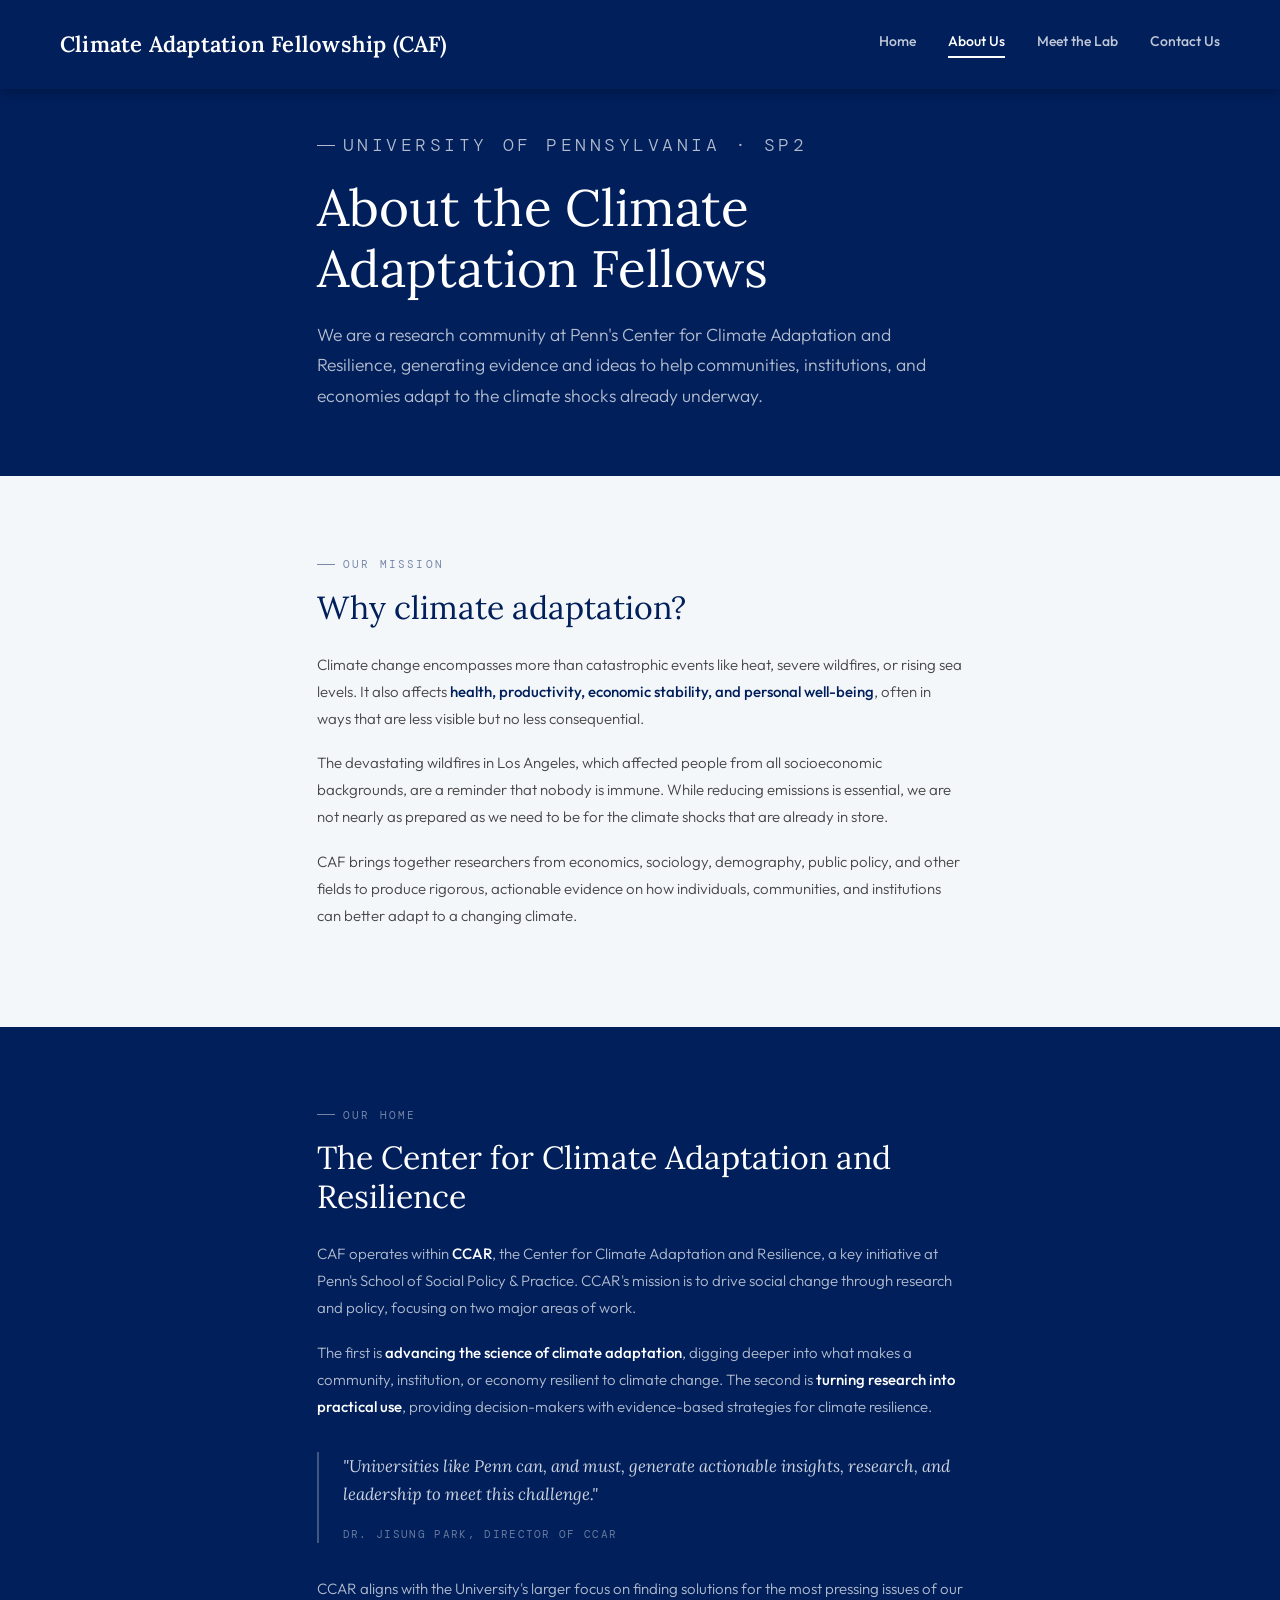
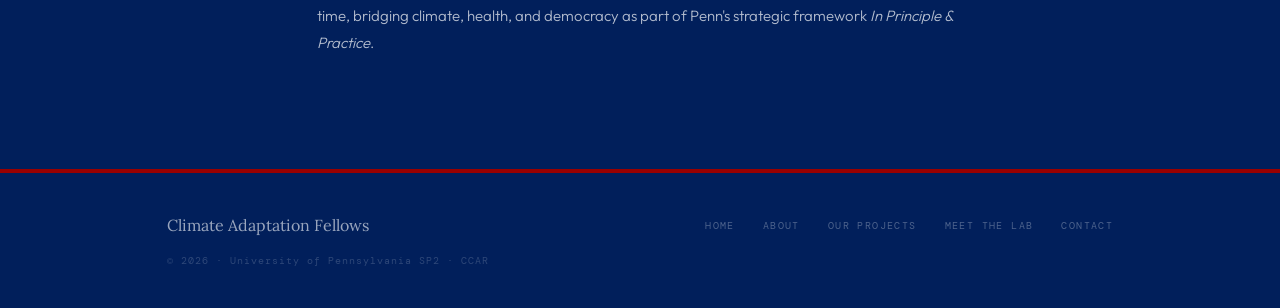
<file: about.html>
<!DOCTYPE html>
<html lang="en">
<head>
  <meta charset="UTF-8" />
  <meta name="viewport" content="width=device-width, initial-scale=1.0" />
  <title>About Us</title>
  <link rel="preconnect" href="https://fonts.googleapis.com">
  <link rel="preconnect" href="https://fonts.gstatic.com" crossorigin>
  <link href="https://fonts.googleapis.com/css2?family=Lora:ital,wght@0,400;0,600;1,400&family=Outfit:wght@300;400;500&family=DM+Mono:wght@400;500&display=swap" rel="stylesheet">
  <link rel="stylesheet" href="assets/css/style.css" />

  <style>
    /* ── ABOUT PAGE STYLES ── */
    .about-hero {
      background: #011F5B;
      padding: 5rem 0 4rem;
      padding-top: 130px; /* 替换 margin-top: 90px */
      margin-top: 0;      /* 加这行 */
    }
    .about-hero-inner {
      max-width: 800px;
      margin: 0 auto;
      padding: 0 6%;
    }
    .about-hero-tag {
      font-family: 'DM Mono', monospace;
      font-size: 11px;
      letter-spacing: 0.2em;
      text-transform: uppercase;
      color: rgba(255,255,255,0.45);
      margin-bottom: 1rem;
      display: flex;
      align-items: center;
      gap: 8px;
    }
    .about-hero-tag::before {
      content: '';
      display: inline-block;
      width: 18px; height: 1px;
      background: currentColor;
    }
    .about-hero h1 {
      font-family: 'Lora', serif;
      font-size: clamp(2rem, 4vw, 3.2rem);
      font-weight: 400;
      color: #fff;
      line-height: 1.2;
      margin-bottom: 1.25rem;
    }
    .about-hero p {
      font-size: 1.1rem;
      line-height: 1.75;
      color: rgba(255,255,255,0.7);
      font-weight: 300;
      max-width: 640px;
    }

    /* ── MISSION ── */
    .about-mission {
      background: #f4f7fa;
      padding: 5rem 0;
    }
    .about-inner {
      max-width: 800px;
      margin: 0 auto;
      padding: 0 6%;
    }
    .about-tag {
      font-family: 'DM Mono', monospace;
      font-size: 11px;
      letter-spacing: 0.2em;
      text-transform: uppercase;
      color: #011F5B;
      opacity: 0.5;
      display: flex;
      align-items: center;
      gap: 8px;
      margin-bottom: 1rem;
    }
    .about-tag::before {
      content: '';
      display: inline-block;
      width: 18px; height: 1px;
      background: #011F5B;
    }
    .about-section-title {
      font-family: 'Lora', serif;
      font-size: clamp(1.5rem, 2.5vw, 2rem);
      font-weight: 400;
      color: #011F5B;
      margin-bottom: 1.5rem;
      line-height: 1.2;
    }
    .about-body p {
      font-size: 15px;
      line-height: 1.8;
      color: #444;
      font-weight: 300;
      margin-bottom: 1.1rem;
      max-width: 720px;
    }
    .about-body p strong {
      font-weight: 500;
      color: #011F5B;
    }

    /* ── JISUNG CARD ── */
    .about-director {
      background: #fff;
      padding: 5rem 0;
    }
    .director-card {
      display: flex;
      gap: 2.5rem;
      align-items: flex-start;
      background: #f4f7fa;
      border-left: 3px solid #011F5B;
      padding: 2.5rem;
      max-width: 720px;
    }
    .director-card img {
      width: 110px;
      height: 110px;
      border-radius: 50%;
      object-fit: cover;
      flex-shrink: 0;
      border: 2px solid #011F5B;
    }
    .director-info h3 {
      font-family: 'Lora', serif;
      font-size: 1.3rem;
      font-weight: 600;
      color: #011F5B;
      margin-bottom: 0.25rem;
    }
    .director-role {
      font-family: 'DM Mono', monospace;
      font-size: 0.65rem;
      letter-spacing: 0.14em;
      text-transform: uppercase;
      color: #888;
      margin-bottom: 1rem;
    }
    .director-info p {
      font-size: 14px;
      line-height: 1.75;
      color: #444;
      font-weight: 300;
    }

    /* ── CCAR SECTION ── */
    .about-ccar {
      background: #011F5B;
      padding: 5rem 0 6rem;  /* 底部加大一点 */
      border-bottom: 4px solid #990000;  /* 加这行，红色分隔线 */
    }
    .about-ccar .about-tag {
      color: rgba(255,255,255,0.45);
      opacity: 1;
    }
    .about-ccar .about-tag::before { background: rgba(255,255,255,0.45); }
    .about-ccar .about-section-title { color: #fff; }
    .about-ccar .about-body p { color: rgba(255,255,255,0.7); }
    .about-ccar .about-body p strong { color: #fff; }

    .ccar-quote {
      border-left: 2px solid rgba(255,255,255,0.25);
      padding-left: 1.5rem;
      margin: 2rem 0;
    }
    .ccar-quote p {
      font-family: 'Lora', serif;
      font-style: italic;
      font-size: 1.05rem !important;
      line-height: 1.7 !important;
      color: rgba(255,255,255,0.8) !important;
    }
    .ccar-quote cite {
      display: block;
      font-family: 'DM Mono', monospace;
      font-style: normal;
      font-size: 11px;
      letter-spacing: 0.12em;
      text-transform: uppercase;
      color: rgba(255,255,255,0.4);
      margin-top: 0.75rem;
    }

    @media (max-width: 600px) {
      .director-card { flex-direction: column; }
    }
    @media (max-width: 600px) {
      .about-hero, .contact-hero {
        padding-top: 100px;
      }
      .container {
        padding-top: 100px;
      }
    }
  
  </style>
</head>

<body>

  <header class="site-header">
    <div class="header-inner">
      <div class="lab-title">Climate Adaptation Fellowship (CAF)</div>
      <nav class="nav">
        <a href="home.html" class="nav-link">Home</a>
        <div class="nav-dropdown">
          <a href="about.html" class="nav-link active">About Us</a>
          <div class="dropdown-menu">
            <a href="projects.html" class="dropdown-item">Our Projects</a>
          </div>
        </div>
        <a href="index.html" class="nav-link">Meet the Lab</a>
        <a href="contact.html" class="nav-link">Contact Us</a>
      </nav>
    </div>
  </header>

<!-- HERO -->
  <div class="about-hero">
    <div class="about-hero-inner">
      <p class="about-hero-tag">University of Pennsylvania · SP2</p>
      <h1>About the Climate<br/>Adaptation Fellows</h1>
      <p>
        We are a research community at Penn's Center for Climate Adaptation and Resilience,
        generating evidence and ideas to help communities, institutions, and economies
        adapt to the climate shocks already underway.
      </p>
    </div>
  </div>
  <!-- MISSION -->
  <section class="about-mission">
    <div class="about-inner">
      <p class="about-tag">Our Mission</p>
      <h2 class="about-section-title">Why climate adaptation?</h2>
      <div class="about-body">
        <p>
          Climate change encompasses more than catastrophic events like heat, severe wildfires,
          or rising sea levels. It also affects <strong>health, productivity,
          economic stability, and personal well-being</strong>, often in ways that are less visible
          but no less consequential.
        </p>
        <p>
          The devastating wildfires in Los Angeles, which affected people from all socioeconomic
          backgrounds, are a reminder that nobody is immune. While reducing emissions is essential,
          we are not nearly as prepared as we need to be for the climate shocks that are already in store.
        </p>
        <p>
          CAF brings together researchers from economics, sociology, demography, public policy, and other fields
          to produce rigorous, actionable evidence on how individuals, communities, and institutions
          can better adapt to a changing climate.
        </p>
      </div>
    </div>
  </section>
  <!-- CCAR -->
  <section class="about-ccar">
    <div class="about-inner">
      <p class="about-tag">Our Home</p>
      <h2 class="about-section-title">The Center for Climate Adaptation and Resilience</h2>
      <div class="about-body">
        <p>
          CAF operates within <strong>CCAR</strong>, the Center for Climate Adaptation and Resilience,
          a key initiative at Penn's School of Social Policy &amp; Practice. CCAR's mission is
          to drive social change through research and policy, focusing on two major areas of work.
        </p>
        <p>
          The first is <strong>advancing the science of climate adaptation</strong>, digging deeper into
          what makes a community, institution, or economy resilient to climate change. The second is
          <strong>turning research into practical use</strong>, providing decision-makers with
          evidence-based strategies for climate resilience.
        </p>
        <div class="ccar-quote">
          <p>"Universities like Penn can, and must, generate actionable insights, research,
          and leadership to meet this challenge."</p>
          <cite>Dr. Jisung Park, Director of CCAR</cite>
        </div>
        <p>
          CCAR aligns with the University's larger focus on finding solutions for the most pressing
          issues of our time, bridging climate, health, and democracy as part of Penn's strategic framework
          <em>In Principle &amp; Practice</em>.
        </p>
      </div>
    </div>
  </section>
  <!-- FOOTER -->
<footer class="site-footer">
  <div class="footer-inner">
    <div class="footer-brand">Climate Adaptation Fellows</div>
    <div class="footer-links">
      <a href="home.html">Home</a>
      <a href="about.html">About</a>
      <a href="projects.html">Our Projects</a>
      <a href="index.html">Meet the Lab</a>
      <a href="contact.html">Contact</a>
    </div>
    <div class="footer-copy">© 2026 · University of Pennsylvania SP2 · CCAR</div>
  </div>
</footer>
</body>
</html>
</file>
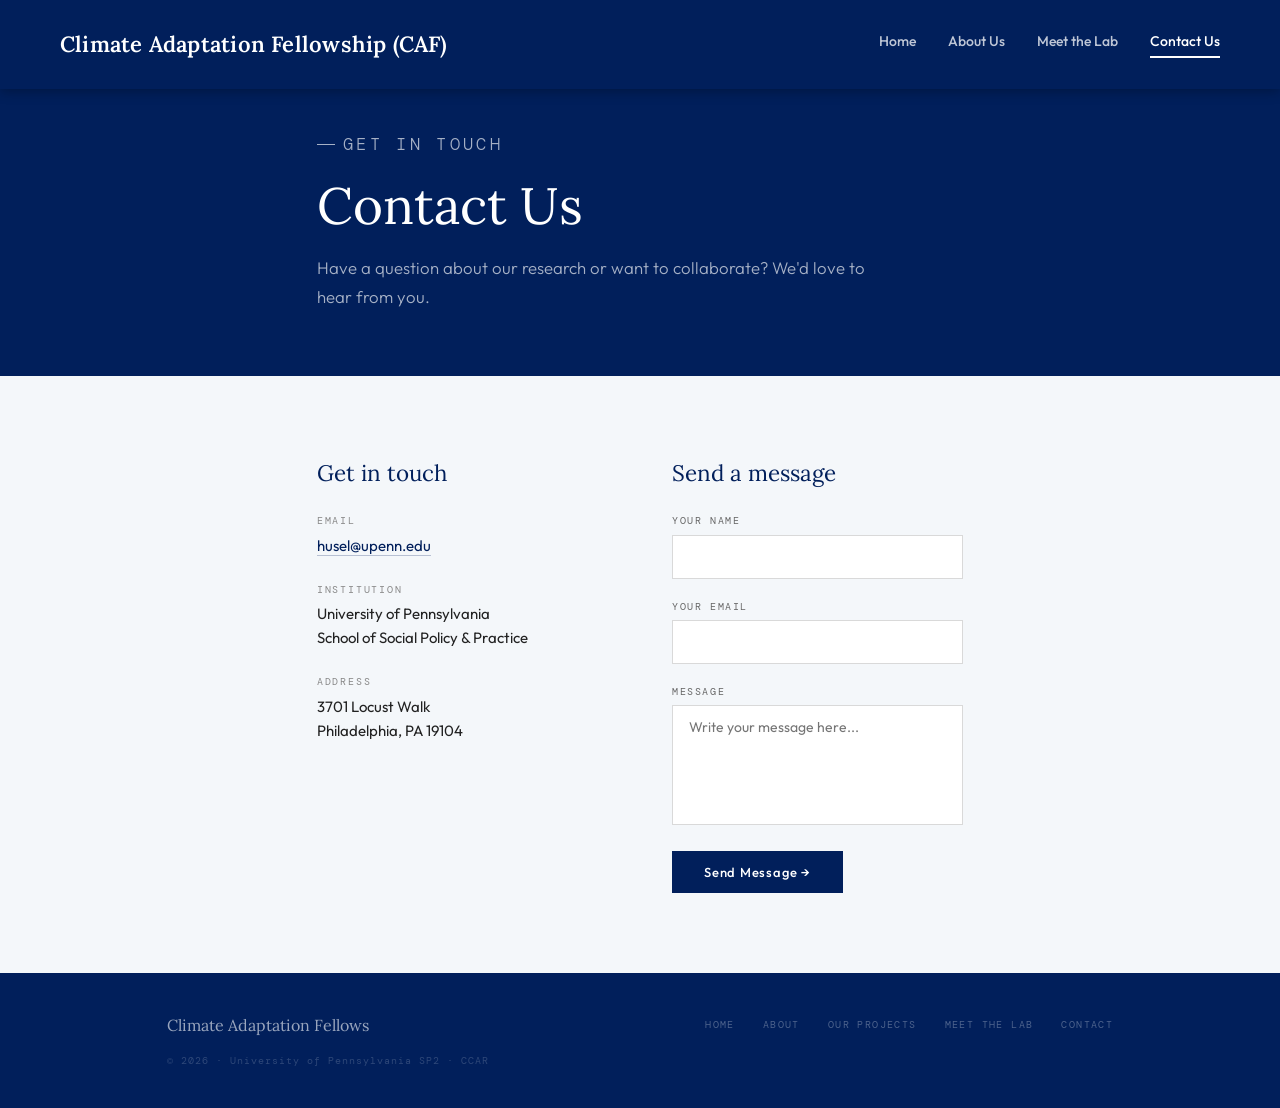
<file: contact.html>
<!DOCTYPE html>
<html lang="en">
<head>
  <meta charset="UTF-8" />
  <meta name="viewport" content="width=device-width, initial-scale=1.0" />
  <title>Contact Us</title>
  <link rel="preconnect" href="https://fonts.googleapis.com">
  <link rel="preconnect" href="https://fonts.gstatic.com" crossorigin>
  <link href="https://fonts.googleapis.com/css2?family=Lora:ital,wght@0,400;0,600;1,400&family=Outfit:wght@300;400;500&family=DM+Mono:wght@400;500&display=swap" rel="stylesheet">
  <link rel="stylesheet" href="assets/css/style.css" />

  <style>
    .contact-hero {
      background: #011F5B;
      padding: 5rem 0 4rem;
      padding-top: 130px;
      margin-top: 0;
    }

    }
    ::placeholder { color: transparent; }
    .contact-hero-inner {
      max-width: 800px;
      margin: 0 auto;
      padding: 0 6%;
    }
    .contact-tag {
      font-family: 'DM Mono', monospace;
      font-size: 11px;
      letter-spacing: 0.2em;
      text-transform: uppercase;
      color: rgba(255,255,255,0.45);
      margin-bottom: 1rem;
      display: flex;
      align-items: center;
      gap: 8px;
    }
    .contact-tag::before {
      content: '';
      display: inline-block;
      width: 18px; height: 1px;
      background: currentColor;
    }
    .contact-hero h1 {
      font-family: 'Lora', serif;
      font-size: clamp(2rem, 4vw, 3.2rem);
      font-weight: 400;
      color: #fff;
      line-height: 1.2;
      margin-bottom: 1rem;
    }
    .contact-hero p {
      font-size: 1.05rem;
      line-height: 1.75;
      color: rgba(255,255,255,0.65);
      font-weight: 300;
      max-width: 560px;
    }

    /* ── CONTACT BODY ── */
    .contact-body {
      background: #f4f7fa;
      padding: 5rem 0;
    }
    .contact-inner {
      max-width: 800px;
      margin: 0 auto;
      padding: 0 6%;
      display: grid;
      grid-template-columns: 1fr 1fr;
      gap: 4rem;
      align-items: start;
    }

    /* left: info */
    .contact-info-block h2 {
      font-family: 'Lora', serif;
      font-size: 1.4rem;
      font-weight: 400;
      color: #011F5B;
      margin-bottom: 1.5rem;
    }

    .contact-item {
      margin-bottom: 1.5rem;
    }
    .contact-item-label {
      font-family: 'DM Mono', monospace;
      font-size: 10px;
      letter-spacing: 0.18em;
      text-transform: uppercase;
      color: #888;
      margin-bottom: 0.35rem;
    }
    .contact-item-value {
      font-size: 15px;
      color: #222;
      font-weight: 400;
      line-height: 1.6;
    }
    .contact-item-value a {
      color: #011F5B;
      text-decoration: none;
      border-bottom: 1px solid rgba(1,31,91,0.25);
      transition: border-color 0.2s;
    }
    .contact-item-value a:hover {
      border-color: #990000;
      color: #990000;
    }

    /* right: form */
    .contact-form-block h2 {
      font-family: 'Lora', serif;
      font-size: 1.4rem;
      font-weight: 400;
      color: #011F5B;
      margin-bottom: 1.5rem;
    }

    .form-group {
      margin-bottom: 1.25rem;
    }
    .form-group label {
      display: block;
      font-family: 'DM Mono', monospace;
      font-size: 10px;
      letter-spacing: 0.16em;
      text-transform: uppercase;
      color: #666;
      margin-bottom: 0.4rem;
    }
    .form-group input,
    .form-group textarea {
      width: 100%;
      padding: 0.75rem 1rem;
      border: 1px solid rgba(0,0,0,0.15);
      background: #fff;
      font-family: 'Outfit', sans-serif;
      font-size: 14px;
      color: #222;
      outline: none;
      transition: border-color 0.2s;
      resize: none;
    }
    .form-group input:focus,
    .form-group textarea:focus {
      border-color: #011F5B;
    }
    .form-group textarea {
      height: 120px;
    }

    .form-submit {
      display: inline-flex;
      align-items: center;
      padding: 0.8rem 2rem;
      background: #011F5B;
      color: #fff;
      font-size: 13px;
      font-weight: 500;
      letter-spacing: 0.06em;
      border: none;
      cursor: pointer;
      transition: background 0.2s, transform 0.2s;
      font-family: 'Outfit', sans-serif;
    }
    .form-submit:hover {
      background: #990000;
      transform: translateY(-2px);
    }

    @media (max-width: 700px) {
      .contact-inner { grid-template-columns: 1fr; gap: 2.5rem; }
    }
    @media (max-width: 600px) {
      .about-hero, .contact-hero {
        padding-top: 100px;
      }
      .container {
        padding-top: 100px;
      }
    }
  </style>
</head>
<body>

  <header class="site-header">
    <div class="header-inner">
      <div class="lab-title">Climate Adaptation Fellowship (CAF)</div>
      <nav class="nav">
        <a href="home.html" class="nav-link">Home</a>
        <div class="nav-dropdown">
          <a href="about.html" class="nav-link">About Us</a>
          <div class="dropdown-menu">
            <a href="projects.html" class="dropdown-item">Our Projects</a>
          </div>
        </div>
        <a href="index.html" class="nav-link">Meet the Lab</a>
        <a href="contact.html" class="nav-link active">Contact Us</a>
      </nav>
    </div>
  </header>

  <!-- HERO -->
  <div class="contact-hero">
    <div class="contact-hero-inner">
      <p class="contact-tag">Get in touch</p>
      <h1>Contact Us</h1>
      <p>Have a question about our research or want to collaborate? We'd love to hear from you.</p>
    </div>
  </div>

  <!-- BODY -->
  <section class="contact-body">
    <div class="contact-inner">

      <!-- Left: contact info -->
      <div class="contact-info-block">
        <h2>Get in touch</h2>

        <div class="contact-item">
          <div class="contact-item-label">Email</div>
          <div class="contact-item-value">
            <a href="mailto:husel@upenn.edu">husel@upenn.edu</a>
          </div>
        </div>

        <div class="contact-item">
          <div class="contact-item-label">Institution</div>
          <div class="contact-item-value">
            University of Pennsylvania<br/>
            School of Social Policy &amp; Practice
          </div>
        </div>

        <div class="contact-item">
          <div class="contact-item-label">Address</div>
          <div class="contact-item-value">
            3701 Locust Walk<br/>
            Philadelphia, PA 19104
          </div>
        </div>

      </div>

      <!-- Right: form -->
      <div class="contact-form-block">
        <h2>Send a message</h2>
        <form action="https://formspree.io/f/meelzoea" method="POST">
          <div class="form-group">
            <label>Your name</label>
            <input type="text" name="name" placeholder="" />
          </div>
          <div class="form-group">
            <label>Your email</label>
            <input type="email" name="email" placeholder="" />
          </div>
          <div class="form-group">
            <label>Message</label>
            <textarea name="message" placeholder="Write your message here..."></textarea>
          </div>
          <button type="submit" class="form-submit">Send Message →</button>
        </form>
      </div>

    </div>
  </section>

  <!-- FOOTER -->
  <footer class="site-footer">
    <div class="footer-inner">
      <div class="footer-brand">Climate Adaptation Fellows</div>
      <div class="footer-links">
        <a href="home.html">Home</a>
        <a href="about.html">About</a>
        <a href="projects.html">Our Projects</a>
        <a href="index.html">Meet the Lab</a>
        <a href="contact.html">Contact</a>
      </div>
      <div class="footer-copy">© 2026 · University of Pennsylvania SP2 · CCAR</div>
    </div>
  </footer>

</body>
</html>
</file>
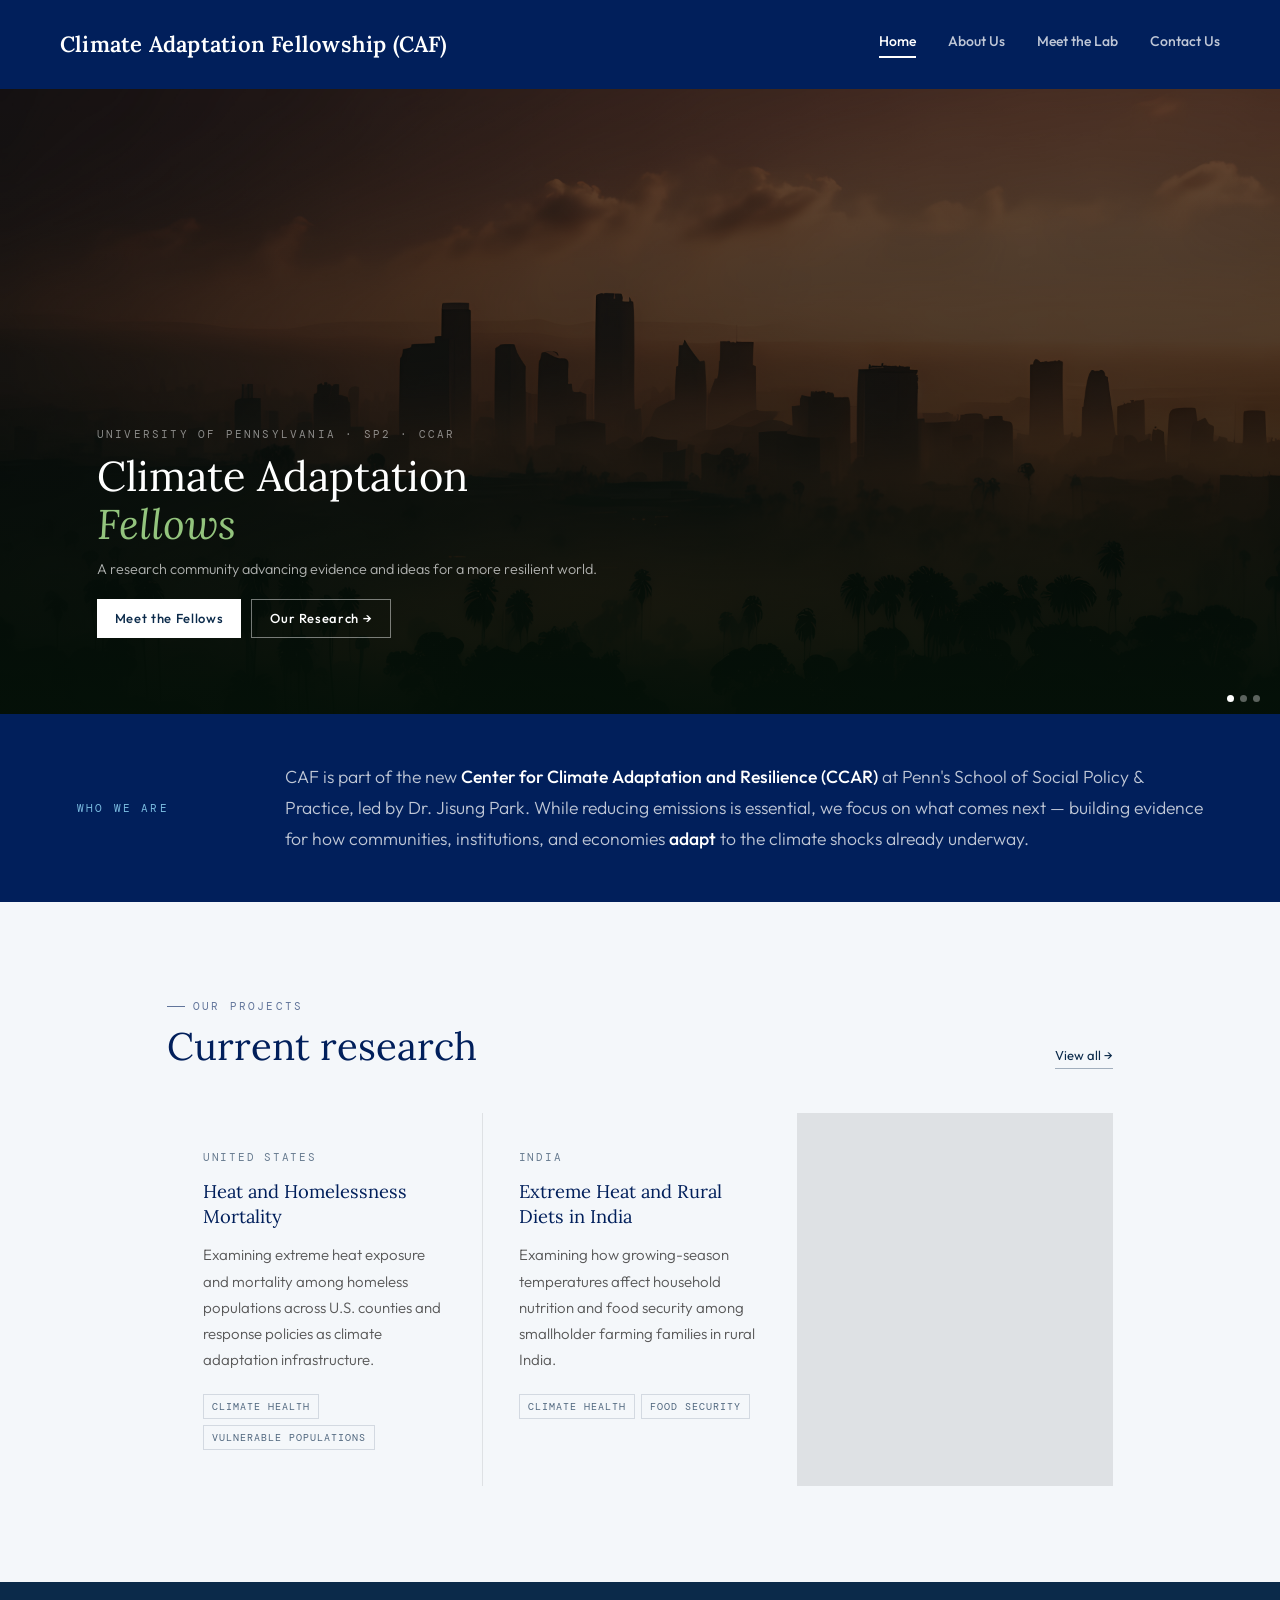
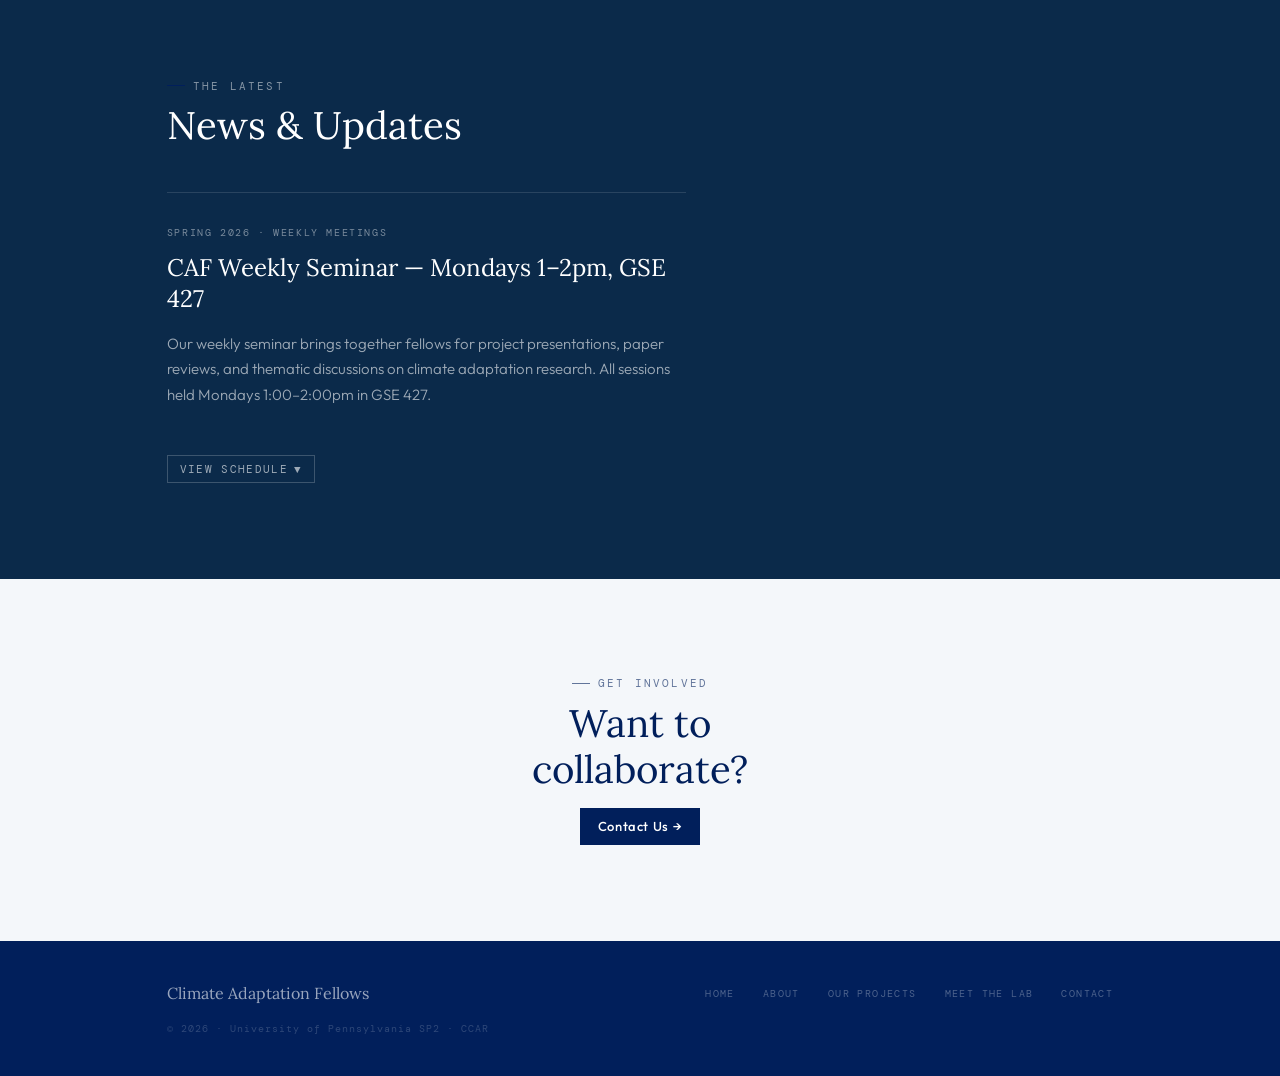
<file: home.html>
<!DOCTYPE html>
<html lang="en">
<head>
  <meta charset="UTF-8" />
  <meta name="viewport" content="width=device-width, initial-scale=1.0" />
  <title>Home</title>
  <link rel="preconnect" href="https://fonts.googleapis.com">
  <link rel="preconnect" href="https://fonts.gstatic.com" crossorigin>
  <link href="https://fonts.googleapis.com/css2?family=Lora:ital,wght@0,400;0,600;1,400&family=Outfit:wght@300;400;500&family=DM+Mono:wght@400;500&display=swap" rel="stylesheet">
  <link rel="stylesheet" href="assets/css/style.css" />

  <style>
    /* ── MEETING SCHEDULE ── */
    .schedule-toggle {
      display: inline-flex;
      align-items: center;
      gap: 6px;
      font-family: 'DM Mono', monospace;
      font-size: 11px;
      letter-spacing: 0.12em;
      text-transform: uppercase;
      color: rgba(255,255,255,0.6);
      cursor: pointer;
      border: 1px solid rgba(255,255,255,0.2);
      padding: 6px 12px;
      margin-top: 1.5rem;
      transition: border-color 0.2s, color 0.2s;
      background: none;
      user-select: none;
    }
    .schedule-toggle:hover {
      color: #fff;
      border-color: rgba(255,255,255,0.5);
    }
    .schedule-toggle .arrow {
      transition: transform 0.3s;
      display: inline-block;
    }
    .schedule-toggle.open .arrow {
      transform: rotate(180deg);
    }

    .schedule-table-wrap {
      display: none;
      margin-top: 1.25rem;
      overflow-x: auto;
    }
    .schedule-table-wrap.visible {
      display: block;
    }

    .schedule-table {
      width: 100%;
      border-collapse: collapse;
      font-size: 13px;
    }
    .schedule-table th {
      font-family: 'DM Mono', monospace;
      font-size: 9px;
      letter-spacing: 0.16em;
      text-transform: uppercase;
      color: rgba(255,255,255,0.4);
      padding: 6px 12px;
      text-align: left;
      border-bottom: 1px solid rgba(255,255,255,0.1);
    }
    .schedule-table td {
      padding: 10px 12px;
      color: rgba(255,255,255,0.7);
      border-bottom: 1px solid rgba(255,255,255,0.06);
      line-height: 1.4;
      vertical-align: top;
    }
    .schedule-table tr:last-child td {
      border-bottom: none;
    }
    .schedule-table tr.no-session td {
      color: rgba(255,255,255,0.3);
      font-style: italic;
    }
    .schedule-table td:first-child {
      font-family: 'DM Mono', monospace;
      font-size: 11px;
      white-space: nowrap;
      color: rgba(255,255,255,0.45);
    }
    .session-type {
      display: inline-block;
      font-family: 'DM Mono', monospace;
      font-size: 9px;
      letter-spacing: 0.1em;
      text-transform: uppercase;
      padding: 2px 6px;
      border: 1px solid rgba(255,255,255,0.15);
      color: rgba(255,255,255,0.45);
      margin-bottom: 2px;
    }
  </style>
</head>
<body>

  <!-- HEADER -->
  <header class="site-header">
    <div class="header-inner">
      <div class="lab-title">Climate Adaptation Fellowship (CAF)</div>
      <nav class="nav">
        <a href="home.html" class="nav-link active">Home</a>
        <div class="nav-dropdown">
          <a href="about.html" class="nav-link">About Us</a>
          <div class="dropdown-menu">
            <a href="projects.html" class="dropdown-item">Our Projects</a>
          </div>
        </div>
        <a href="index.html" class="nav-link">Meet the Lab</a>
        <a href="contact.html" class="nav-link">Contact Us</a>
      </nav>
    </div>
  </header>

  <!-- HERO SLIDESHOW -->
  <section class="hero">
    <div class="slideshow">
      <div class="slide active" style="background-image: url('assets/images/california_wildfire.jpeg')"></div>
      <div class="slide" style="background-image: url('assets/images/flood.jpeg')"></div>
      <div class="slide" style="background-image: url('assets/images/heat_worker.jpeg')"></div>
    </div>
    <div class="hero-overlay"></div>
    <div class="hero-text">
      <span class="hero-eyebrow">University of Pennsylvania · SP2 · CCAR</span>
      <h1>Climate Adaptation<br/><em>Fellows</em></h1>
      <p>A research community advancing evidence and ideas for a more resilient world.</p>
      <div class="hero-actions">
        <a href="index.html" class="hero-btn hero-btn--light">Meet the Fellows</a>
        <a href="projects.html" class="hero-btn hero-btn--outline">Our Research →</a>
      </div>
    </div>
    <div class="slide-dots">
      <span class="dot active" onclick="goToSlide(0)"></span>
      <span class="dot" onclick="goToSlide(1)"></span>
      <span class="dot" onclick="goToSlide(2)"></span>
    </div>
  </section>

<!-- INTRO STRIP -->
  <div class="intro-strip reveal">
    <div class="intro-strip-label">Who We Are</div>
    <p class="intro-strip-text">
      CAF is part of the new <a href="https://giving.upenn.edu/penn-center-climate-adaptation-resilience/" target="_blank"><strong>Center for Climate Adaptation and Resilience (CCAR)</strong></a>
      at Penn's School of Social Policy &amp; Practice, led by Dr. Jisung Park.
      While reducing emissions is essential, we focus on what comes next —
      building evidence for how communities, institutions, and economies
      <strong>adapt</strong> to the climate shocks already underway.
    </p>
  </div>

<!-- OUR PROJECTS -->
<section class="home-section projects-section">
  <div class="home-section-inner">
    <div class="home-section-header reveal">
      <div>
        <p class="home-tag">Our Projects</p>
        <h2 class="home-title">Current research</h2>
      </div>
      <a href="projects.html" class="home-section-link">View all →</a>
    </div>
    <div class="projects-grid">
      <div class="project-card reveal">
        <p class="project-region">United States</p>
        <h3 class="project-title">Heat and Homelessness Mortality</h3>
        <p class="project-desc">Examining extreme heat exposure and mortality among homeless populations across U.S. counties and response policies as climate adaptation infrastructure.</p>
        <div class="project-tags">
          <span class="proj-tag">Climate Health</span>
          <span class="proj-tag">Vulnerable Populations</span>
        </div>
      </div>
      <div class="project-card reveal">
        <p class="project-region">India</p>
        <h3 class="project-title">Extreme Heat and Rural Diets in India</h3>
        <p class="project-desc">Examining how growing-season temperatures affect household nutrition and food security among smallholder farming families in rural India.</p>
        <div class="project-tags">
          <span class="proj-tag">Climate Health</span>
          <span class="proj-tag">Food Security</span>
        </div>
      </div>
    </div>
  </div>
</section>



  <!-- THE LATEST -->
<section class="home-section latest-section">
  <div class="home-section-inner">
    <div class="home-section-header reveal">
      <div>
        <p class="home-tag latest-tag">The Latest</p>
        <h2 class="home-title latest-title">News &amp; Updates</h2>
      </div>
    </div>
    <div class="latest-grid">
      <div class="latest-featured reveal">
        <p class="latest-date">Spring 2026 · Weekly Meetings</p>
        <h3 class="latest-featured-title">CAF Weekly Seminar — Mondays 1–2pm, GSE 427</h3>
        <p class="latest-featured-body">
          Our weekly seminar brings together fellows for project presentations, paper reviews, and thematic discussions on climate adaptation research. All sessions held Mondays 1:00–2:00pm in GSE 427.
        </p>
        <button class="schedule-toggle" id="scheduleToggle">
          View Schedule <span class="arrow">▼</span>
        </button>
        <div class="schedule-table-wrap" id="scheduleTable">
          <table class="schedule-table">
            <thead>
              <tr>
                <th>Date</th>
                <th>Session Type</th>
                <th>Topic / Presenter</th>
              </tr>
            </thead>
            <tbody>
              <tr>
                <td>Jan 26 · Wk 3</td>
                <td><span class="session-type">Project Pres.</span></td>
                <td>Angelo dos Santos — “Deforestation policies in Zambia”</td>
              </tr>
              <tr>
                <td>Feb 2 · Wk 4</td>
                <td><span class="session-type">Project Pres.</span></td>
                <td>Yujie Zhang — “The effects of environmental factors on respiratory health among young children in Bangladesh”</td>
              </tr>
              <tr>
                <td>Feb 9 · Wk 5</td>
                <td><span class="session-type">Discussion I</span></td>
                <td>Human Capital &amp; Labor: The micro-foundations of adaptation.</td>
              </tr>
              <tr>
                <td>Feb 16 · Wk 6</td>
                <td><span class="session-type">Project Pres.</span></td>
                <td>Chris Wodicka — “The impact of natural disasters on school district finances in Virginia”</td>
              </tr>
              <tr>
                <td>Feb 23 · Wk 7</td>
                <td><span class="session-type">Project Pres.</span></td>
                <td>Hwiyoung Lee — “The impact of temperature on labor markets in South Korea”</td>
              </tr>
              <tr>
                <td>Mar 2 · Wk 8</td>
                <td><span class="session-type">Project Pres.</span></td>
                <td>Oindriza Nodi — “Predicting zip code-level utility disconnection rates in Oregon and Washington states”</td>
              </tr>
              <tr class="no-session">
                <td>Mar 9</td>
                <td><span class="session-type">—</span></td>
                <td>No Session · Spring Break</td>
              </tr>
              <tr>
                <td>Mar 16 · Wk 10</td>
                <td><span class="session-type">Project Pres.</span></td>
                <td>Angel Bao</td>
              </tr>
              <tr>
                <td>Mar 30 · Wk 12</td>
                <td><span class="session-type">Paper Review</span></td>
                <td>Paul Stainier &amp; Sika Gadzanku — “The impact of extreme weather on truck accidents in the United States”</td>
              </tr>
              <tr>
                <td>Apr 6 · Wk 13</td>
                <td><span class="session-type">Project Pres.</span></td>
                <td>Yabo Vidogbena — “Temperature and learning outcomes in Western and Southern African countries”</td>
              </tr>
              <tr>
                <td>Apr 13 · Wk 14</td>
                <td><span class="session-type">Paper Review</span></td>
                <td>B. Jones et al. (2026) — “With or Without U? Binning Bias and the Causal Effects of Temperature Extremes”</td>
              </tr>
              <tr>
                <td>Apr 20 · Wk 15</td>
                <td><span class="session-type">Discussion II</span></td>
                <td>Tingting — “Climate hazards and adolescent mental health in Malawi”</td>
              </tr>
            </tbody>
          </table>
        </div>
      </div>

      <div class="latest-items reveal">
      </div>
    </div>
  </div>
</section>
  <!-- CTA -->
  <section class="home-section cta-section">
    <div class="home-section-inner cta-inner reveal">
      <p class="home-tag" style="justify-content:center;">Get Involved</p>
      <h2 class="home-title cta-title">Want to collaborate?</h2>
      <a href="contact.html" class="hero-btn hero-btn--dark">Contact Us →</a>
    </div>
  </section>

  <!-- FOOTER -->
  <footer class="site-footer">
    <div class="footer-inner">
      <div class="footer-brand">Climate Adaptation Fellows</div>
      <div class="footer-links">
        <a href="home.html">Home</a>
        <a href="about.html">About</a>
        <a href="projects.html">Our Projects</a>
        <a href="index.html">Meet the Lab</a>
        <a href="contact.html">Contact</a>
      </div>
      <div class="footer-copy">© 2026 · University of Pennsylvania SP2 · CCAR</div>
    </div>
  </footer>

  <script>
    // ── Slideshow ──
    let current = 0;
    const slides = document.querySelectorAll('.slide');
    const dots   = document.querySelectorAll('.dot');

    function goToSlide(n) {
      slides[current].classList.remove('active');
      dots[current].classList.remove('active');
      current = n;
      slides[current].classList.add('active');
      dots[current].classList.add('active');
    }
    setInterval(() => { goToSlide((current + 1) % slides.length); }, 5000);

    // ── Schedule toggle ──
    const toggleBtn = document.getElementById('scheduleToggle');
    const tableWrap = document.getElementById('scheduleTable');
    toggleBtn.addEventListener('click', () => {
      tableWrap.classList.toggle('visible');
      toggleBtn.classList.toggle('open');
    });

    // ── Scroll reveal ──
    const revealEls = document.querySelectorAll('.reveal');
    const io = new IntersectionObserver((entries) => {
      entries.forEach((entry, i) => {
        if (entry.isIntersecting) {
          setTimeout(() => entry.target.classList.add('visible'), i * 90);
          io.unobserve(entry.target);
        }
      });
    }, { threshold: 0.1 });
    revealEls.forEach(el => io.observe(el));

    // ── Header shadow on scroll ──
    const header = document.querySelector('.site-header');
    window.addEventListener('scroll', () => {
      header.style.boxShadow = window.scrollY > 40
        ? '0 2px 20px rgba(0,0,0,0.25)'
        : 'none';
    });
  </script>

</body>
</html>
</file>
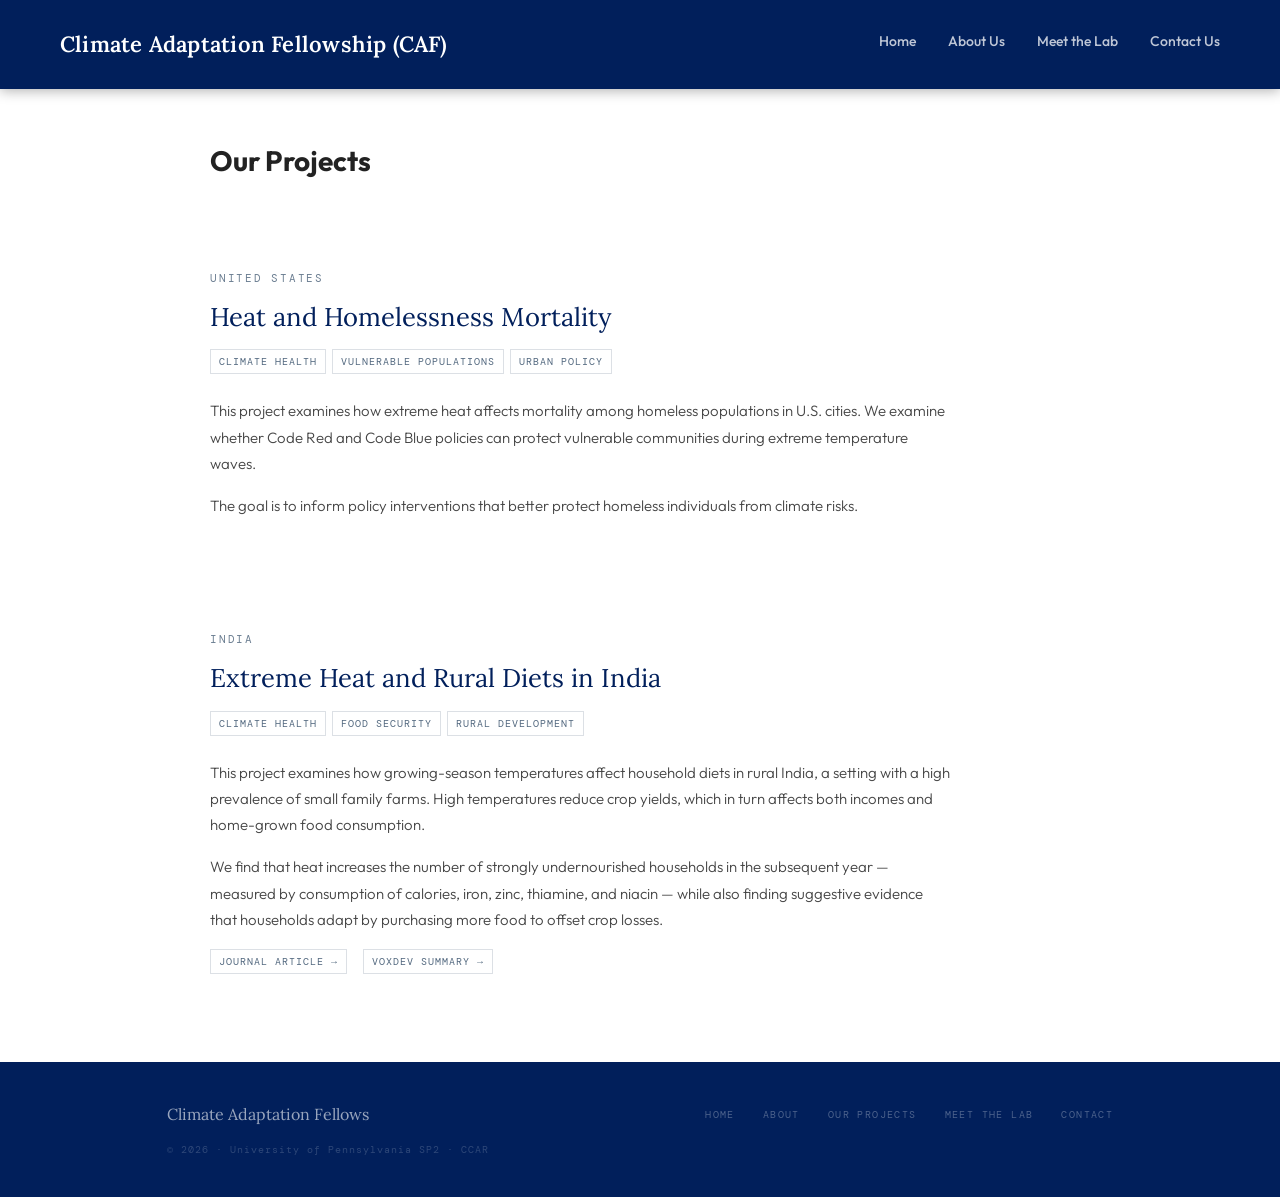
<file: projects.html>
<!DOCTYPE html>
<html lang="en">
<head>
  <meta charset="UTF-8" />
  <meta name="viewport" content="width=device-width, initial-scale=1.0" />
  <title>Our Projects</title>
  <link rel="preconnect" href="https://fonts.googleapis.com">
  <link rel="preconnect" href="https://fonts.gstatic.com" crossorigin>
  <link href="https://fonts.googleapis.com/css2?family=Lora:ital,wght@0,400;0,600;1,400&family=Outfit:wght@300;400;500&family=DM+Mono:wght@400;500&display=swap" rel="stylesheet">
  <link rel="stylesheet" href="assets/css/style.css" />
  <style>
    @media (max-width: 600px) {
      .container {
        padding-top: 100px;
      }
    }
  </style>
</head>
<body>
    <header class="site-header">
    <div class="header-inner">
      <div class="lab-title">Climate Adaptation Fellowship (CAF)</div>
      <nav class="nav">
        <a href="home.html" class="nav-link">Home</a>
        <!-- About Us with dropdown -->
        <div class="nav-dropdown">
          <a href="about.html" class="nav-link">About Us</a>
          <div class="dropdown-menu">
            <a href="projects.html" class="dropdown-item">Our Projects</a>
          </div>
        </div>
        <a href="index.html" class="nav-link">Meet the Lab</a>
        <a href="contact.html" class="nav-link">Contact Us</a>
      </nav>
    </div>
  </header>

  <main class="container">
    <h1 class="page-title">Our Projects</h1>

<!-- Project 1 -->
<div class="project-full">
  <div class="project-full-header">
    <p class="project-region">United States</p>
    <h2 class="project-full-title">Heat and Homelessness Mortality</h2>
    <div class="project-tags">
      <span class="proj-tag">Climate Health</span>
      <span class="proj-tag">Vulnerable Populations</span>
      <span class="proj-tag">Urban Policy</span>
    </div>
  </div>
<div class="project-full-body">
  <p>This project examines how extreme heat affects mortality among homeless populations in U.S. cities. We examine whether Code Red and Code Blue policies can protect vulnerable communities during extreme temperature waves.</p>
  <p>The goal is to inform policy interventions that better protect homeless individuals from climate risks.</p>
</div>
</div>

<!-- Project 2 -->
<div class="project-full">
  <div class="project-full-header">
    <p class="project-region">India</p>
    <h2 class="project-full-title">Extreme Heat and Rural Diets in India</h2>
    <div class="project-tags">
      <span class="proj-tag">Climate Health</span>
      <span class="proj-tag">Food Security</span>
      <span class="proj-tag">Rural Development</span>
    </div>
  </div>
  <div class="project-full-body">
    <p>This project examines how growing-season temperatures affect household diets in rural India, a setting with a high prevalence of small family farms. High temperatures reduce crop yields, which in turn affects both incomes and home-grown food consumption.</p>
    <p>We find that heat increases the number of strongly undernourished households in the subsequent year — measured by consumption of calories, iron, zinc, thiamine, and niacin — while also finding suggestive evidence that households adapt by purchasing more food to offset crop losses.</p>
    <div class="project-links" style="margin-top: 1rem; display: flex; gap: 1rem; flex-wrap: wrap;">
      <a href="https://www.journals.uchicago.edu/doi/10.1086/739115" target="_blank" class="proj-tag" style="text-decoration: none;">Journal Article →</a>
      <a href="https://voxdev.org/topic/health/how-extreme-heat-determines-diets-rural-india" target="_blank" class="proj-tag" style="text-decoration: none;">VoxDev Summary →</a>
    </div>
  </div>
</div>

   
  </main>
  <!-- FOOTER -->
  <footer class="site-footer">
    <div class="footer-inner">
      <div class="footer-brand">Climate Adaptation Fellows</div>
      <div class="footer-links">
        <a href="home.html">Home</a>
        <a href="about.html">About</a>
        <a href="projects.html">Our Projects</a>
        <a href="index.html">Meet the Lab</a>
        <a href="contact.html">Contact</a>
      </div>
      <div class="footer-copy">© 2026 · University of Pennsylvania SP2 · CCAR</div>
    </div>
  </footer>

</body>
</html>
</file>
<file: assets/css/style.css>
/* =========================
   RESET
========================= */
* {
  margin: 0;
  padding: 0;
  box-sizing: border-box;
}

/* =========================
   BASE STYLES
========================= */
body {
  font-family: Arial, Helvetica, sans-serif;
  color: #222;
  background-color: #ffffff;
  line-height: 1.5;
}

/* =========================
   HEADER (NAVY THEME — CLICK SAFE)
========================= */
.site-header {
  padding: 0; /* 确保没有额外压缩 */
}

.header-inner {
  padding: 20px 20px; /* 上下更多空间，左右也更宽 */
}

/* Lab title */
.lab-title {
  font-size: 26px !important; /* 字也大一点 */
}

/* Navigation bar */
.nav {
  display: flex;
  gap: 36px;

  /* 🔑 RE-ENABLE CLICKS */
  pointer-events: auto;
}

.nav-link {
  text-decoration: none;
  font-size: 14px;
  font-weight: 600;
  color: #ffffff;
  padding-bottom: 8px;
  border-bottom: 3px solid transparent;

  /* 🔑 ENSURE CLICKABLE */
  pointer-events: auto;
  cursor: pointer;
}

/* Hover effect */
.nav-link:hover {
  opacity: 0.85;
}

/* Active tab */
.nav-link.active {
  border-bottom: 3px solid #ffffff;
}

/* =========================
   PAGE LAYOUT
========================= */
.container {
  max-width: 900px;
  margin: 60px auto 40px auto;
  padding: 0 20px;
}

.page-title {
  font-size: 28px;
  font-weight: 700;
  margin-bottom: 40px;
}

/* =========================
   PEOPLE LIST
========================= */
.people-list {
  width: 100%;
}

.person {
  display: flex;
  align-items: flex-start;
  gap: 20px;
  padding: 20px 0;
}

/* Circular profile image */
.avatar {
  width: 90px;
  height: 90px;
  border-radius: 50%;
  object-fit: cover;
}

/* Text content */
.person-info {
  flex: 1;
}

.name {
  font-size: 18px;
  font-weight: 600;
  color: #0056b3;
  margin-bottom: 6px;
}

.bio {
  font-size: 14px;
  color: #333;
  max-width: 600px;
}

/* Divider */
hr {
  border: none;
  border-top: 1px solid #e0e0e0;
}

/* =========================
   RESPONSIVE
========================= */
@media (max-width: 600px) {
  .nav {
    flex-wrap: wrap;
    gap: 20px;
  }

  .person {
    flex-direction: column;
    align-items: center;
    text-align: center;
  }

  .avatar {
    margin-bottom: 10px;
  }

  .bio {
    max-width: 100%;
  }
}


/* =========================
   HERO / COVER IMAGE
========================= */
.hero {
  height: 70vh;
  min-height: 480px;
  margin-top: 88px; /* 跟着 header 高度调整 */
}
.hero-image {
  width: 100%;
  height: 100%;
  object-fit: cover;
}

/* Overlay text */
.hero-text {
  position: absolute;
  top: 50%;
  left: 50%;
  transform: translate(-50%, -50%);
  text-align: center;
  color: #ffffff;
  max-width: 800px;
  padding: 0 20px;
}

.hero-text h1 {
  font-size: clamp(2rem, 4vw, 3.2rem);
  font-weight: 700;
  margin-bottom: 12px;
}

.hero-text p {
  font-size: 1.05rem;
  line-height: 1.4;
}

/* Responsive */
@media (max-width: 600px) {
  .hero {
    height: 300px;
  }

  .hero-text h1 {
    font-size: 28px;
  }

  .hero-text p {
    font-size: 16px;
  }
}
/* ============================================================
   HOME PAGE ADDITIONS — paste at the bottom of style.css
   ============================================================ */

body {
  font-family: 'Outfit', Arial, sans-serif;
}

/* ── HEADER: keep navy, make taller and more prominent ── */
.site-header {
  position: fixed;
  top: 0; left: 0;
  width: 100%;
  z-index: 100;
  background-color: #011F5B;
  pointer-events: none;
  box-shadow: 0 2px 12px rgba(0,0,0,0.3);
}

.header-inner {
  max-width: 100%; 
  margin: 0 auto;
  padding: 28px 60px; 
  display: flex;
  align-items: center;
  justify-content: space-between;
  flex-direction: row;
}



.lab-title {
  font-family: 'Lora', Georgia, serif !important;
  font-size: 22px !important;
  font-weight: 600 !important;
  color: #ffffff !important;
  margin-bottom: 0 !important;
  letter-spacing: 0.01em;
}

.nav {
  pointer-events: auto;
  gap: 32px !important;
}

.nav-link {
  color: rgba(255,255,255,0.75) !important;
  font-size: 14px !important;
  font-weight: 500 !important;
  border-bottom: 2px solid transparent !important;
  padding-bottom: 4px !important;
  transition: color 0.2s, border-color 0.2s !important;
  pointer-events: auto;
  cursor: pointer;
}
.nav-link:hover {
  color: #ffffff !important;
  opacity: 1 !important;
}
.nav-link.active {
  color: #ffffff !important;
  border-bottom-color: #ffffff !important;
}

/* ── HERO SLIDESHOW ── */
.hero {
  position: relative;
  height: 70vh;
  min-height: 480px;
  margin-top: 84px; /* 这个把hero往下推，不影响背景色 */
  padding-top: 0;
  overflow: hidden;
}

/* slides: stacked, crossfade */
.slideshow {
  position: absolute;
  inset: 0;
}

.slide {
  position: absolute;
  inset: 0;
  background-size: cover;
  background-position: center;
  opacity: 0;
  transition: opacity 1.2s ease-in-out;
  filter: brightness(0.50) saturate(0.65);
}

.slide.active {
  opacity: 1;
}

/* dark gradient overlay */
.hero-overlay {
  position: absolute;
  inset: 0;
  background: linear-gradient(to top,
    rgba(5, 18, 8, 0.88) 0%,
    rgba(5, 18, 8, 0.30) 50%,
    transparent 100%
  );
  z-index: 1;
}

/* text: bottom-left */
.hero-text {
  position: absolute;
  top: auto;
  bottom: 12%;
  left: 6%;
  right: auto;
  transform: none;
  text-align: left;
  max-width: 680px;
  z-index: 2;
}

.hero-eyebrow {
  display: block;
  font-family: 'DM Mono', monospace;
  font-size: 11px;
  letter-spacing: 0.2em;
  text-transform: uppercase;
  color: rgba(255,255,255,0.5);
  margin-bottom: 10px;
  animation: fadeUp 0.7s ease 0.2s both;
}

.hero-text h1 {
  font-family: 'Lora', Georgia, serif;
  font-size: clamp(1.6rem, 3.5vw, 2.6rem);
  font-weight: 400;
  line-height: 1.15;
  color: #fff;
  margin-bottom: 10px;
  animation: fadeUp 0.8s ease 0.4s both;
}
.hero-text h1 em {
  font-style: italic;
  color: #93c47d;
}

.hero-text p {
  font-size: 0.9rem;
  font-weight: 300;
  line-height: 1.6;
  color: rgba(255,255,255,0.68);
  margin-bottom: 18px;
  animation: fadeUp 0.8s ease 0.6s both;
}

.hero-actions {
  display: flex;
  gap: 10px;
  flex-wrap: wrap;
  animation: fadeUp 0.8s ease 0.8s both;
}

.hero-btn {
  display: inline-flex;
  align-items: center;
  text-decoration: none;
  font-size: 13px;
  font-weight: 500;
  letter-spacing: 0.05em;
  padding: 9px 18px;
  transition: transform 0.2s, background 0.2s, color 0.2s;
}
.hero-btn:hover { transform: translateY(-2px); }

.hero-btn--light   { background: #fff; color: #0b2a4a; }
.hero-btn--light:hover { background: #e8ecf5; }

.hero-btn--outline { border: 1px solid rgba(255,255,255,0.45); color: #fff; }
.hero-btn--outline:hover { border-color: #fff; background: rgba(255,255,255,0.1); }

.hero-btn--dark { background: #011F5B; color: #fff; }
.hero-btn--dark:hover { background: #0d3860; }

/* slideshow dots */
.slide-dots {
  position: absolute;
  bottom: 12px;
  right: 20px;
  z-index: 3;
  display: flex;
  gap: 6px;
}

.dot {
  width: 7px;
  height: 7px;
  border-radius: 50%;
  background: rgba(255,255,255,0.35);
  cursor: pointer;
  transition: background 0.3s;
}
.dot.active { background: #ffffff; }

@keyframes fadeUp {
  from { opacity: 0; transform: translateY(18px); }
  to   { opacity: 1; transform: translateY(0); }
}

/* ── INTRO STRIP ── */
.intro-strip {
  background: #011F5B;
  padding: 3rem 6%;
  display: grid;
  grid-template-columns: 160px 1fr;
  gap: 3rem;
  align-items: center;
}
.intro-strip-label {
  font-family: 'DM Mono', monospace;
  font-size: 11px;
  letter-spacing: 0.2em;
  text-transform: uppercase;
  color: #7abbe0;
}
.intro-strip-text {
  font-size: 1.1rem;
  line-height: 1.75;
  font-weight: 300;
  color: rgba(255,255,255,0.75);
}
.intro-strip-text strong { font-weight: 500; color: #fff; }

.intro-strip-text a {
  color: #fff;
  text-decoration: none;
}
.intro-strip-text a:hover {
  text-decoration: underline;
  text-decoration-color: rgba(255,255,255,0.5);
  text-underline-offset: 3px;
}

/* ── SHARED SECTION ── */
.home-section { padding: 6rem 0; }
.home-section-inner { max-width: 1100px; margin: 0 auto; padding: 0 6%; }

.home-section-header {
  display: flex;
  justify-content: space-between;
  align-items: flex-end;
  margin-bottom: 2.75rem;
}

.home-tag {
  font-family: 'DM Mono', monospace;
  font-size: 11px;
  letter-spacing: 0.2em;
  text-transform: uppercase;
  color: #011F5B;
  display: flex;
  align-items: center;
  gap: 8px;
  margin-bottom: 8px;
  opacity: 0.6;
}
.home-tag::before {
  content: '';
  display: inline-block;
  width: 18px; height: 1px;
  background: currentColor;
   color: #011F5B;
}

.home-title {
  font-family: 'Lora', Georgia, serif;
  font-size: clamp(1.9rem, 3vw, 2.8rem);
  font-weight: 400;
  color: #011F5B;
  line-height: 1.2;
}

.home-section-link {
  font-size: 13px;
  color: #0b2a4a;
  text-decoration: none;
  border-bottom: 1px solid rgba(11,42,74,0.35);
  padding-bottom: 2px;
  transition: color 0.2s, border-color 0.2s;
}
.home-section-link:hover { opacity: 0.7; }

/* ── VALUES ── */
.values-section { background: #ffffff; }

.values-grid {
  display: grid;
  grid-template-columns: repeat(4, 1fr);
  gap: 1px;
  background: rgba(0,0,0,0.09);
}

.value-card {
  background: #fff;
  padding: 2.25rem 1.75rem;
  position: relative;
  transition: background 0.3s;
}
.value-card:hover { background: #f0f4f8; }
.value-card::after {
  content: '';
  position: absolute;
  bottom: 0; left: 0; right: 0;
  height: 2px;
  background: #990000;
  transform: scaleX(0);
  transform-origin: left;
  transition: transform 0.4s ease;
}
.value-card:hover::after { transform: scaleX(1); }

.value-num {
  font-family: 'Lora', serif;
  font-size: 3rem;
  font-weight: 400;
  color: rgba(11,42,74,0.08);
  line-height: 1;
  margin-bottom: 0.9rem;
}
.value-name {
  font-size: 1rem;
  font-weight: 600;
  color: #0b2a4a;
  margin-bottom: 0.5rem;
}
.value-desc {
  font-size: 15px;
  line-height: 1.75;
  color: #555;
  font-weight: 300;
}

/* ── PROJECTS ── */
.projects-section { background: #f4f7fa; }

.projects-grid {
  display: grid;
  grid-template-columns: repeat(3, 1fr);
  gap: 1px;
  background: rgba(0,0,0,0.09);
}

.project-card {
  background: #f4f7fa;
  padding: 2.25rem;
  position: relative;
  transition: background 0.3s;
}
.project-card:hover { background: #fff; }
.project-card::before {
  content: '';
  position: absolute;
  top: 0; left: 0; right: 0;
  height: 2px;
  background: #990000;
  transform: scaleX(0);
  transform-origin: left;
  transition: transform 0.4s ease;
}
.project-card:hover::before { transform: scaleX(1); }

.project-region {
  font-family: 'DM Mono', monospace;
  font-size: 11px;
  letter-spacing: 0.16em;
  text-transform: uppercase;
  color: #0b2a4a;
  opacity: 0.6;
  margin-bottom: 0.85rem;
}
.project-title {
  font-family: 'Lora', serif;
  font-size: 1.15rem;
  font-weight: 400;
  line-height: 1.35;
  color: #011F5B;
  margin-bottom: 0.85rem;
}
.project-desc {
  font-size: 15px;
  line-height: 1.75;
  color: #555;
  font-weight: 300;
  margin-bottom: 1.25rem;
}
.project-tags { display: flex; flex-wrap: wrap; gap: 6px; }
.proj-tag {
  font-family: 'DM Mono', monospace;
  font-size: 10px;
  letter-spacing: 0.1em;
  text-transform: uppercase;
  padding: 4px 8px;
  border: 1px solid rgba(11,42,74,0.2);
  color: #0b2a4a;
  opacity: 0.7;
}

/* ── LATEST ── */
.latest-section { background: #0b2a4a; }
.latest-tag   { color: rgba(255,255,255,0.5) !important; opacity: 1 !important; }
.latest-title { color: #ffffff !important; }
.latest-link  { color: rgba(255,255,255,0.6) !important; border-color: rgba(255,255,255,0.2) !important; }
.latest-link:hover { color: #fff !important; border-color: #fff !important; }

.latest-grid {
  display: grid;
  grid-template-columns: 1.4fr 1fr;
  gap: 3.5rem;
}

.latest-featured { border-top: 1px solid rgba(255,255,255,0.12); padding-top: 2rem; }

.latest-date {
  font-family: 'DM Mono', monospace;
  font-size: 10px;
  letter-spacing: 0.16em;
  text-transform: uppercase;
  color: rgba(255,255,255,0.45);
  margin-bottom: 0.75rem;
}
.latest-featured-title {
  font-family: 'Lora', serif;
  font-size: 1.5rem;
  font-weight: 400;
  line-height: 1.3;
  color: #fff;
  margin-bottom: 1rem;
}
.latest-featured-body {
  font-size: 15px;
  line-height: 1.7;
  color: rgba(255,255,255,0.6);
  font-weight: 300;
  margin-bottom: 1.5rem;
}
.latest-read-more {
  font-size: 13px;
  color: rgba(255,255,255,0.6);
  text-decoration: none;
  border-bottom: 1px solid rgba(255,255,255,0.25);
  padding-bottom: 2px;
  transition: color 0.2s;
}
.latest-read-more:hover { color: #fff; }

.latest-items { display: flex; flex-direction: column; }
.latest-item {
  padding: 1.25rem 0;
  border-bottom: 1px solid rgba(255,255,255,0.08);
  transition: padding-left 0.3s;
  cursor: default;
}
.latest-item:first-child { border-top: 1px solid rgba(255,255,255,0.08); }
.latest-item:hover { padding-left: 8px; }
.latest-item-title {
  font-size: 15px;
  color: rgba(255,255,255,0.72);
  line-height: 1.45;
}

/* ── CTA ── */
.cta-section { background: #f4f7fa; text-align: center; }
.cta-inner { max-width: 520px; }
.cta-title { font-size: clamp(1.8rem, 3vw, 2.4rem) !important; margin-bottom: 1rem; }
.cta-sub {
  font-size: 1rem;
  line-height: 1.7;
  color: #555;
  font-weight: 300;
  margin-bottom: 2rem;
}

/* ── FOOTER ── */
.site-footer { background: #011F5B; padding: 2.5rem 0; }
.footer-inner {
  max-width: 1100px;
  margin: 0 auto;
  padding: 0 6%;
  display: flex;
  justify-content: space-between;
  align-items: center;
  flex-wrap: wrap;
  gap: 1rem;
}
.footer-brand {
  font-family: 'Lora', serif;
  font-size: 1rem;
  color: rgba(255,255,255,0.6);
}
.footer-links { display: flex; gap: 1.75rem; }
.footer-links a {
  font-family: 'DM Mono', monospace;
  font-size: 10px;
  letter-spacing: 0.14em;
  text-transform: uppercase;
  color: rgba(255,255,255,0.3);
  text-decoration: none;
  transition: color 0.2s;
}
.footer-links a:hover { color: rgba(255,255,255,0.7); }
.footer-copy {
  font-family: 'DM Mono', monospace;
  font-size: 10px;
  letter-spacing: 0.1em;
  color: rgba(255,255,255,0.18);
}

/* ── SCROLL REVEAL ── */
.reveal {
  opacity: 0;
  transform: translateY(26px);
  transition: opacity 0.65s ease, transform 0.65s ease;
}
.reveal.visible {
  opacity: 1;
  transform: translateY(0);
}

/* ── RESPONSIVE ── */
@media (max-width: 900px) {
  .values-grid   { grid-template-columns: 1fr 1fr; }
  .projects-grid { grid-template-columns: 1fr; }
  .latest-grid   { grid-template-columns: 1fr; }
  .intro-strip   { grid-template-columns: 1fr; gap: 1rem; }
}
@media (max-width: 600px) {
  .values-grid  { grid-template-columns: 1fr; }
  .hero-text    { left: 5%; right: 5%; bottom: 8%; }
  .hero-actions { flex-direction: column; }
}

/* ── PROJECTS PAGE ── */
.project-full {
  padding: 3rem 0;
}

.project-full-header {
  margin-bottom: 1.5rem;
}

.project-full-title {
  font-family: 'Lora', Georgia, serif;
  font-size: 1.6rem;
  font-weight: 400;
  color: #011F5B;
  line-height: 1.3;
  margin: 0.5rem 0 1rem;
}

.project-full-body p {
  font-size: 15px;
  line-height: 1.75;
  color: #444;
  font-weight: 300;
  max-width: 740px;
  margin-bottom: 1rem;
}
.container {
  padding-top: 80px;
}

/* ── DROPDOWN ── */
.nav-dropdown {
  position: relative;
  display: flex;
  align-items: center;
  height: 100%; /* 加这行 */
}

.dropdown-menu {
  display: none;
  position: absolute;
  top: 100%;
  left: 0;
  background: #011F5B;
  min-width: 160px;
  padding: 8px 0;
  z-index: 200;
  border-top: none;
}

.nav-dropdown:hover .dropdown-menu {
  display: block;
}

.dropdown-item {
  display: block;
  padding: 10px 18px;
  font-size: 13px;
  color: rgba(255,255,255,0.8);
  text-decoration: none;
  transition: background 0.2s, color 0.2s;
  white-space: nowrap;
}

.dropdown-item:hover {
  background: rgba(255,255,255,0.1);
  color: #ffffff;
}

@media (max-width: 600px) {
  .hero {
    margin-top: 0;
  }
  body {
    padding-top: 84px;
  }
  .lab-title {
    font-size: 15px !important;
  }
  .nav-link {
    font-size: 12px !important;
  }
  .header-inner {
    padding: 20px 20px !important;
  }
  .values-grid  { grid-template-columns: 1fr; }
  .hero-text    { left: 5%; right: 5%; bottom: 8%; }
  .hero-actions { flex-direction: column; }
}
</file>
